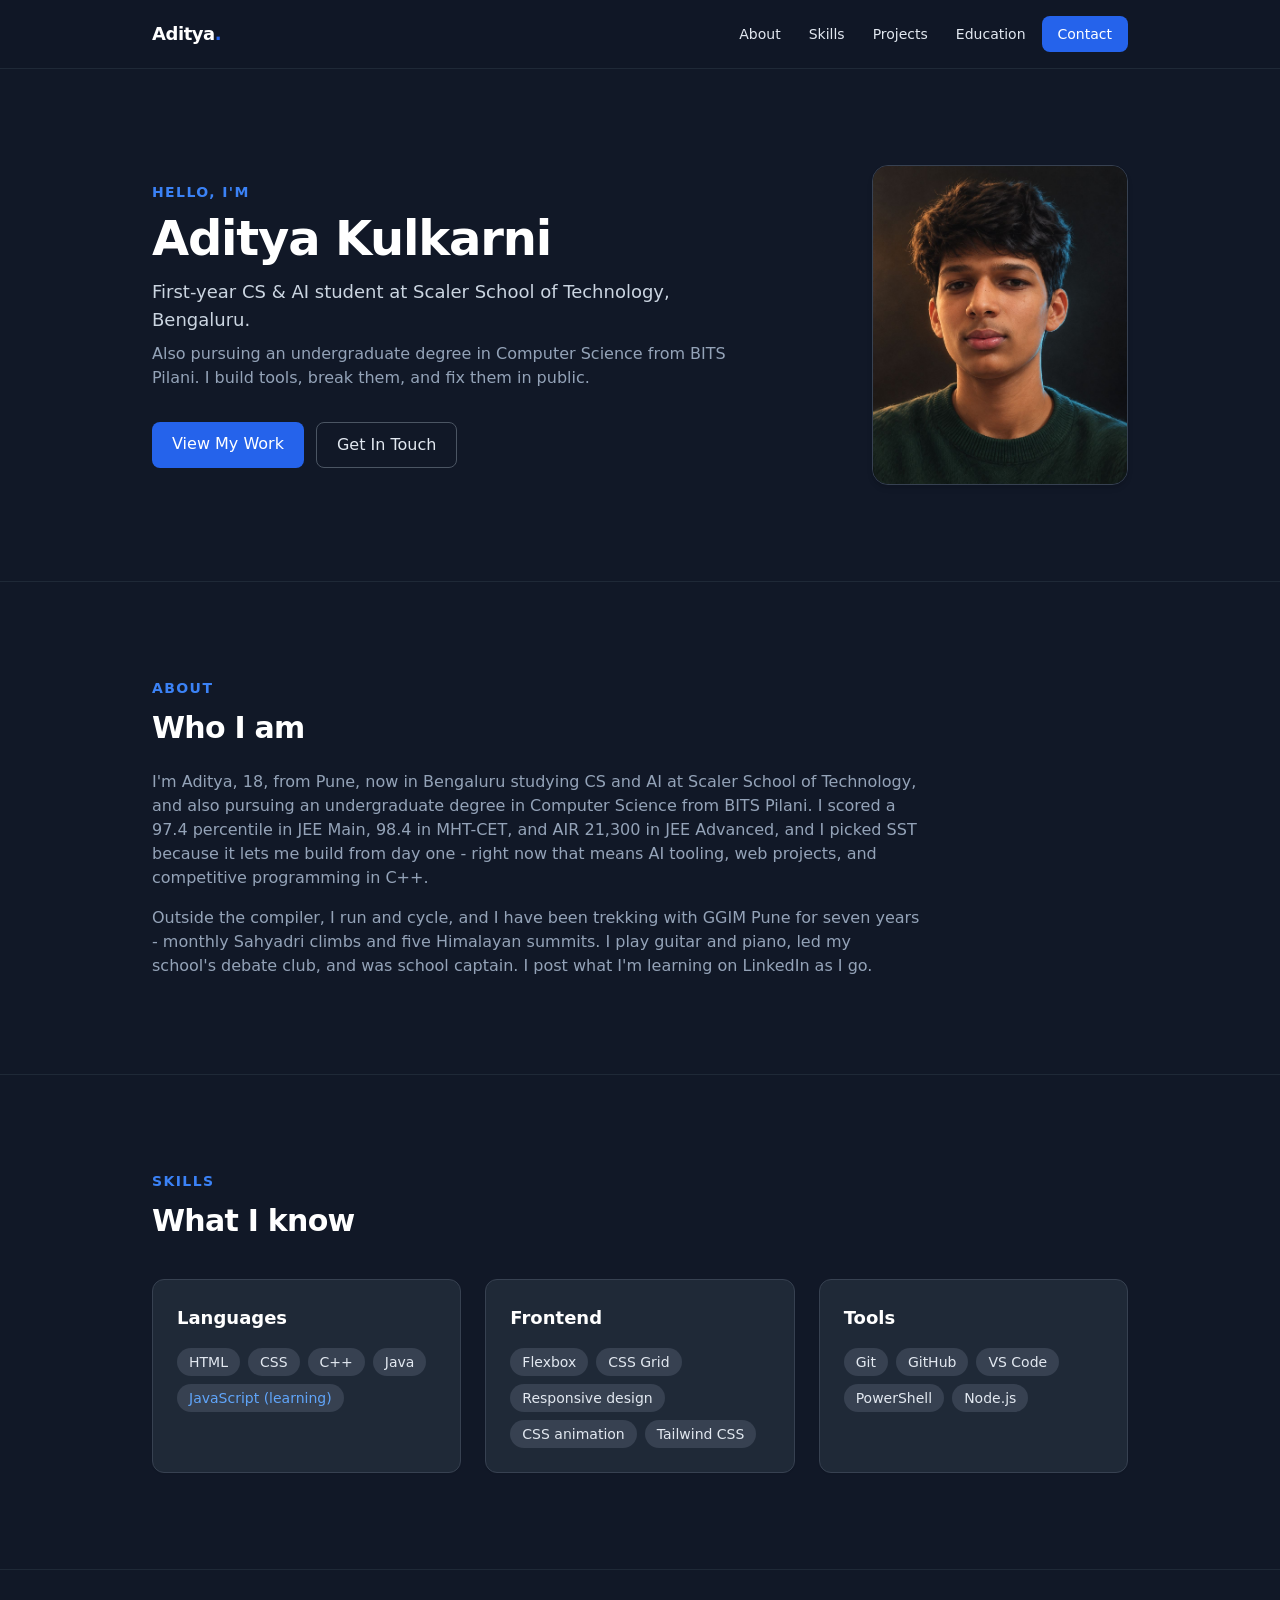
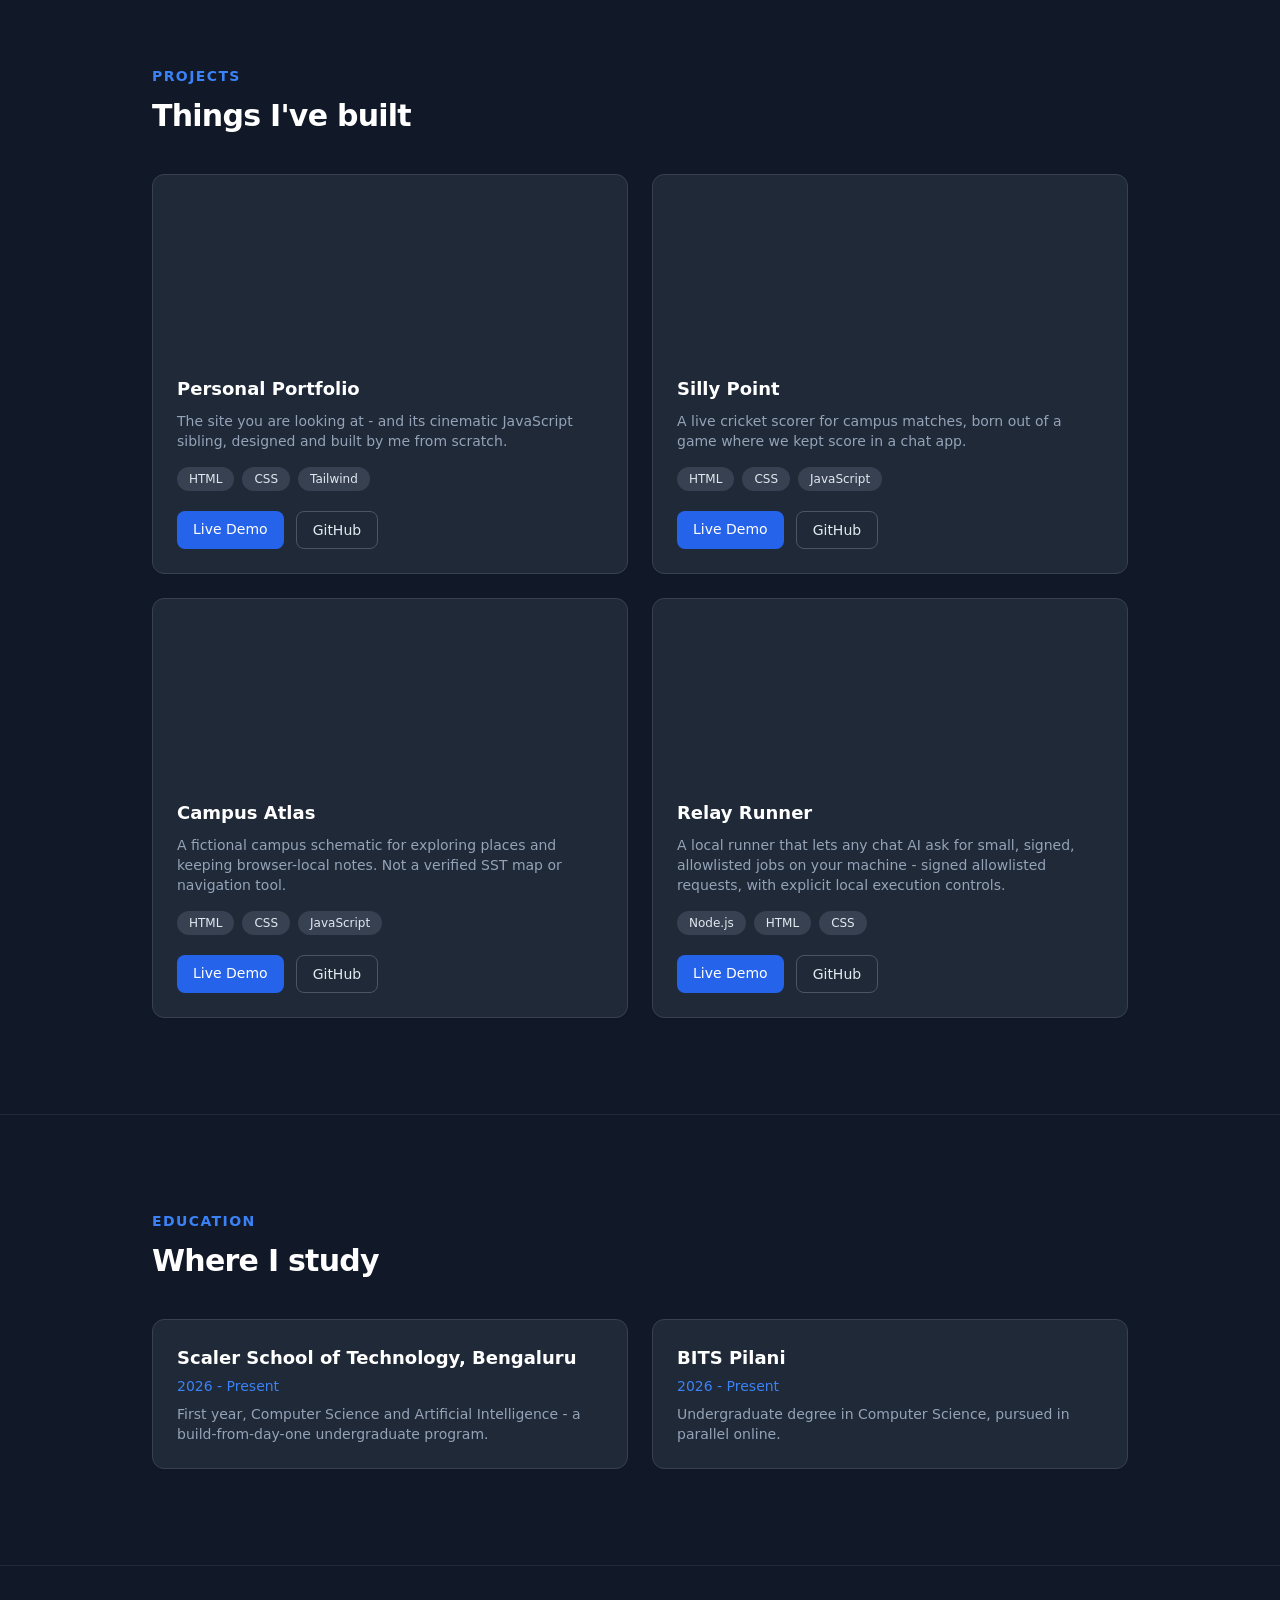
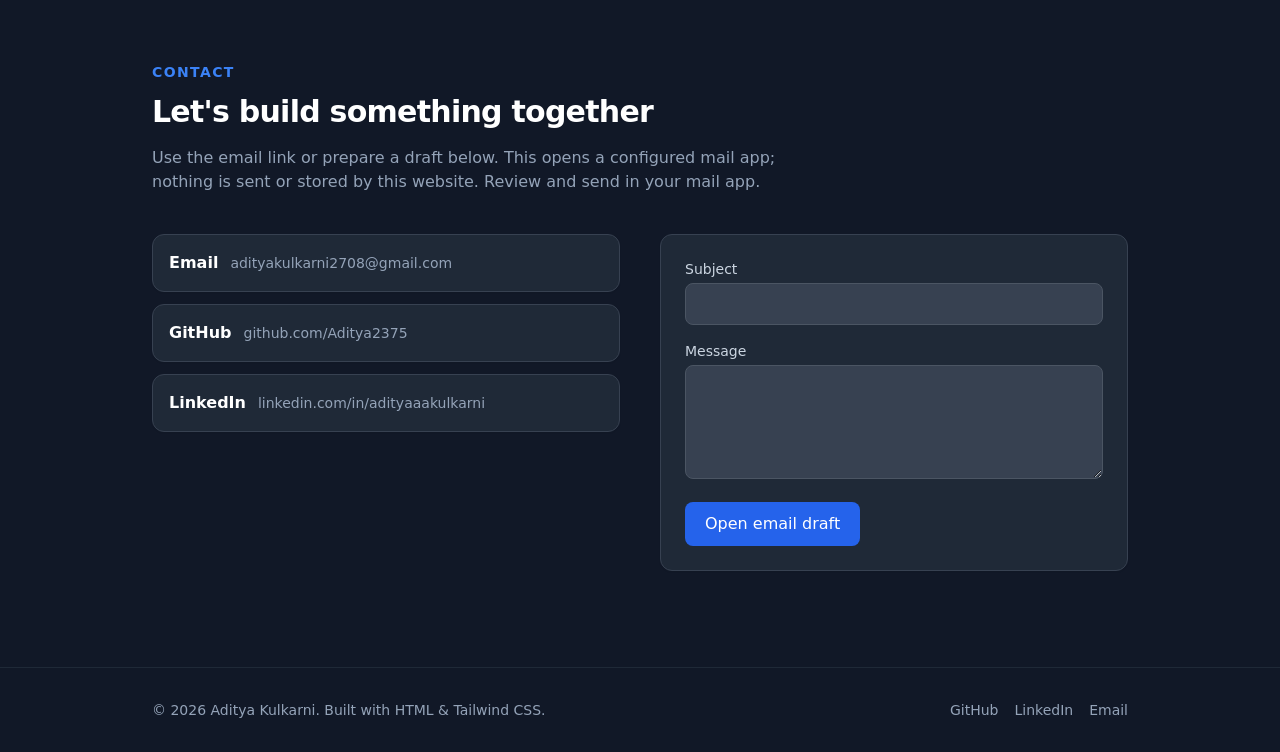
<file: index.html>
<!DOCTYPE html>
<html lang="en" class="scroll-smooth">
<head>
  <meta charset="UTF-8">
  <meta name="viewport" content="width=device-width, initial-scale=1.0">
  <title>Aditya Kulkarni | Portfolio</title>
  <meta name="description" content="Aditya Kulkarni - first-year CS and AI student at Scaler School of Technology, Bengaluru. Projects, skills and contact.">
  <meta name="theme-color" content="#111827"><meta name="referrer" content="no-referrer"><link rel="canonical" href="https://aditya2375.github.io/webdev101-portfolio-submission/">
  <meta property="og:title" content="Aditya Kulkarni / Web Dev 101"><meta property="og:description" content="Projects, study and interests. A static HTML and CSS portfolio."><meta property="og:type" content="website"><meta property="og:url" content="https://aditya2375.github.io/webdev101-portfolio-submission/">
  <meta http-equiv="Content-Security-Policy" content="default-src 'self'; script-src 'none'; style-src 'self'; img-src 'self'; object-src 'none'; base-uri 'none'; form-action mailto:">
  <link rel="icon" href="favicon.svg" type="image/svg+xml">
  <link rel="stylesheet" href="style.css">
</head>
<body class="bg-gray-900 font-sans text-slate-300 antialiased transition-colors">

  <!-- Navigation Bar (Flexbox + sticky positioning) -->
  <header class="sticky top-0 z-50 border-b border-gray-800 bg-gray-900/90 backdrop-blur">
    <nav class="mx-auto flex max-w-5xl flex-col items-center gap-3 px-6 py-4 sm:flex-row sm:justify-between">
      <a href="#top" class="text-lg font-bold tracking-tight text-white">Aditya<span class="text-blue-600">.</span></a>
      <div class="flex flex-wrap items-center justify-center gap-1 text-sm font-medium">
        <a href="#about" class="rounded-lg px-3 py-2 text-slate-200 transition-colors hover:bg-gray-800 hover:text-blue-500">About</a>
        <a href="#skills" class="rounded-lg px-3 py-2 text-slate-200 transition-colors hover:bg-gray-800 hover:text-blue-500">Skills</a>
        <a href="#projects" class="rounded-lg px-3 py-2 text-slate-200 transition-colors hover:bg-gray-800 hover:text-blue-500">Projects</a>
        <a href="#education" class="rounded-lg px-3 py-2 text-slate-200 transition-colors hover:bg-gray-800 hover:text-blue-500">Education</a>
        <a href="#contact" class="rounded-lg bg-blue-600 px-4 py-2 text-white transition-colors hover:bg-blue-700">Contact</a>
      </div>
    </nav>
  </header>

  <a class="skip-link" href="#top">Skip to content</a>
  <main id="top" tabindex="-1">

    <!-- Hero Section -->
    <section class="mx-auto max-w-5xl px-6 py-16 md:py-24">
      <div class="flex flex-col-reverse items-center gap-10 md:flex-row md:justify-between">
        <div class="max-w-xl animate-fade-in-up">
          <p class="mb-3 text-sm font-semibold uppercase tracking-widest text-blue-500">Hello, I'm</p>
          <h1 class="mb-4 text-4xl font-extrabold tracking-tight text-white md:text-5xl">Aditya Kulkarni</h1>
          <p class="mb-2 text-lg font-medium text-slate-300">First-year CS &amp; AI student at Scaler School of Technology, Bengaluru.</p>
          <p class="mb-8 text-slate-400">Also pursuing an undergraduate degree in Computer Science from BITS Pilani. I build tools, break them, and fix them in public.</p>
          <div class="flex flex-wrap gap-3">
            <a href="#projects" class="rounded-lg bg-blue-600 px-5 py-2.5 font-medium text-white transition-colors hover:bg-blue-700">View My Work</a>
            <a href="#contact" class="rounded-lg border border-gray-600 px-5 py-2.5 font-medium text-slate-200 transition-colors hover:border-blue-500 hover:text-blue-500">Get In Touch</a>
          </div>
        </div>
        <img src="assets/frames/orig4x5/frame12.jpg" alt="Portrait of Aditya Kulkarni" class="h-64 w-52 rounded-2xl border border-gray-700 object-cover shadow-md md:h-80 md:w-64">
      </div>
    </section>

    <!-- About Section -->
    <section id="about" class="scroll-mt-20 border-t border-gray-800">
      <div class="mx-auto max-w-5xl px-6 py-16 md:py-24">
        <p class="mb-3 text-sm font-semibold uppercase tracking-widest text-blue-500">About</p>
        <h2 class="mb-6 text-3xl font-bold tracking-tight text-white">Who I am</h2>
        <div class="max-w-3xl space-y-4 text-slate-400">
          <p>I'm Aditya, 18, from Pune, now in Bengaluru studying CS and AI at Scaler School of Technology, and also pursuing an undergraduate degree in Computer Science from BITS Pilani. I scored a 97.4 percentile in JEE Main, 98.4 in MHT-CET, and AIR 21,300 in JEE Advanced, and I picked SST because it lets me build from day one - right now that means AI tooling, web projects, and competitive programming in C++.</p>
          <p>Outside the compiler, I run and cycle, and I have been trekking with GGIM Pune for seven years - monthly Sahyadri climbs and five Himalayan summits. I play guitar and piano, led my school's debate club, and was school captain. I post what I'm learning on LinkedIn as I go.</p>
        </div>
      </div>
    </section>

    <!-- Skills Section (Grid of cards, pills inside) -->
    <section id="skills" class="scroll-mt-20 border-t border-gray-800">
      <div class="mx-auto max-w-5xl px-6 py-16 md:py-24">
        <p class="mb-3 text-sm font-semibold uppercase tracking-widest text-blue-500">Skills</p>
        <h2 class="mb-10 text-3xl font-bold tracking-tight text-white">What I know</h2>
        <div class="grid grid-cols-1 gap-6 md:grid-cols-3">
          <div class="rounded-xl border border-gray-700 bg-gray-800 p-6 shadow-sm transition-transform duration-300 hover:-translate-y-1 hover:shadow-md">
            <h3 class="mb-4 text-lg font-semibold text-white">Languages</h3>
            <div class="flex flex-wrap gap-2">
              <span class="rounded-full bg-gray-700 px-3 py-1 text-sm text-slate-200">HTML</span>
              <span class="rounded-full bg-gray-700 px-3 py-1 text-sm text-slate-200">CSS</span>
              <span class="rounded-full bg-gray-700 px-3 py-1 text-sm text-slate-200">C++</span>
              <span class="rounded-full bg-gray-700 px-3 py-1 text-sm text-slate-200">Java</span>
              <span class="rounded-full bg-gray-700 px-3 py-1 text-sm text-blue-400">JavaScript (learning)</span>
            </div>
          </div>
          <div class="rounded-xl border border-gray-700 bg-gray-800 p-6 shadow-sm transition-transform duration-300 hover:-translate-y-1 hover:shadow-md">
            <h3 class="mb-4 text-lg font-semibold text-white">Frontend</h3>
            <div class="flex flex-wrap gap-2">
              <span class="rounded-full bg-gray-700 px-3 py-1 text-sm text-slate-200">Flexbox</span>
              <span class="rounded-full bg-gray-700 px-3 py-1 text-sm text-slate-200">CSS Grid</span>
              <span class="rounded-full bg-gray-700 px-3 py-1 text-sm text-slate-200">Responsive design</span>
              <span class="rounded-full bg-gray-700 px-3 py-1 text-sm text-slate-200">CSS animation</span>
              <span class="rounded-full bg-gray-700 px-3 py-1 text-sm text-slate-200">Tailwind CSS</span>
            </div>
          </div>
          <div class="rounded-xl border border-gray-700 bg-gray-800 p-6 shadow-sm transition-transform duration-300 hover:-translate-y-1 hover:shadow-md">
            <h3 class="mb-4 text-lg font-semibold text-white">Tools</h3>
            <div class="flex flex-wrap gap-2">
              <span class="rounded-full bg-gray-700 px-3 py-1 text-sm text-slate-200">Git</span>
              <span class="rounded-full bg-gray-700 px-3 py-1 text-sm text-slate-200">GitHub</span>
              <span class="rounded-full bg-gray-700 px-3 py-1 text-sm text-slate-200">VS Code</span>
              <span class="rounded-full bg-gray-700 px-3 py-1 text-sm text-slate-200">PowerShell</span>
              <span class="rounded-full bg-gray-700 px-3 py-1 text-sm text-slate-200">Node.js</span>
            </div>
          </div>
        </div>
      </div>
    </section>

    <!-- Projects Section (Grid gallery) -->
    <section id="projects" class="scroll-mt-20 border-t border-gray-800">
      <div class="mx-auto max-w-5xl px-6 py-16 md:py-24">
        <p class="mb-3 text-sm font-semibold uppercase tracking-widest text-blue-500">Projects</p>
        <h2 class="mb-10 text-3xl font-bold tracking-tight text-white">Things I've built</h2>
        <div class="grid grid-cols-1 gap-6 md:grid-cols-2 lg:grid-cols-2">

          <article class="overflow-hidden rounded-xl border border-gray-700 bg-gray-800 shadow-sm transition-transform duration-300 hover:-translate-y-1 hover:shadow-md">
            <img loading="lazy" decoding="async" src="assets/bg/projects-portfolio.jpg" alt="Screenshot of my portfolio website" class="h-44 w-full object-cover">
            <div class="p-6">
              <h3 class="mb-2 text-lg font-semibold text-white">Personal Portfolio</h3>
              <p class="mb-4 text-sm text-slate-400">The site you are looking at - and its cinematic JavaScript sibling, designed and built by me from scratch.</p>
              <div class="mb-5 flex flex-wrap gap-2">
                <span class="rounded-full bg-gray-700 px-3 py-1 text-xs text-slate-200">HTML</span>
                <span class="rounded-full bg-gray-700 px-3 py-1 text-xs text-slate-200">CSS</span>
                <span class="rounded-full bg-gray-700 px-3 py-1 text-xs text-slate-200">Tailwind</span>
              </div>
              <div class="flex gap-3">
                <a href="https://adityakulkarni-eta.vercel.app" target="_blank" rel="noopener noreferrer" class="rounded-lg bg-blue-600 px-4 py-2 text-sm font-medium text-white transition-colors hover:bg-blue-700">Live Demo</a>
                <a href="https://github.com/Aditya2375/portfolio" target="_blank" rel="noopener noreferrer" class="rounded-lg border border-gray-600 px-4 py-2 text-sm font-medium text-slate-200 transition-colors hover:border-blue-500 hover:text-blue-500">GitHub</a>
              </div>
            </div>
          </article>

          <article class="overflow-hidden rounded-xl border border-gray-700 bg-gray-800 shadow-sm transition-transform duration-300 hover:-translate-y-1 hover:shadow-md">
            <img loading="lazy" decoding="async" src="assets/bg/projects-silly-point.jpg" alt="Screenshot of Silly Point cricket scorer" class="h-44 w-full object-cover">
            <div class="p-6">
              <h3 class="mb-2 text-lg font-semibold text-white">Silly Point</h3>
              <p class="mb-4 text-sm text-slate-400">A live cricket scorer for campus matches, born out of a game where we kept score in a chat app.</p>
              <div class="mb-5 flex flex-wrap gap-2">
                <span class="rounded-full bg-gray-700 px-3 py-1 text-xs text-slate-200">HTML</span>
                <span class="rounded-full bg-gray-700 px-3 py-1 text-xs text-slate-200">CSS</span>
                <span class="rounded-full bg-gray-700 px-3 py-1 text-xs text-slate-200">JavaScript</span>
              </div>
              <div class="flex gap-3">
                <a href="https://aditya2375.github.io/silly-point/" target="_blank" rel="noopener noreferrer" class="rounded-lg bg-blue-600 px-4 py-2 text-sm font-medium text-white transition-colors hover:bg-blue-700">Live Demo</a>
                <a href="https://github.com/Aditya2375/silly-point" target="_blank" rel="noopener noreferrer" class="rounded-lg border border-gray-600 px-4 py-2 text-sm font-medium text-slate-200 transition-colors hover:border-blue-500 hover:text-blue-500">GitHub</a>
              </div>
            </div>
          </article>

          <article class="overflow-hidden rounded-xl border border-gray-700 bg-gray-800 shadow-sm transition-transform duration-300 hover:-translate-y-1 hover:shadow-md">
            <img loading="lazy" decoding="async" src="assets/bg/projects-campus-atlas.jpg" alt="Screenshot of Campus Atlas" class="h-44 w-full object-cover">
            <div class="p-6">
              <h3 class="mb-2 text-lg font-semibold text-white">Campus Atlas</h3>
              <p class="mb-4 text-sm text-slate-400">A fictional campus schematic for exploring places and keeping browser-local notes. Not a verified SST map or navigation tool.</p>
              <div class="mb-5 flex flex-wrap gap-2">
                <span class="rounded-full bg-gray-700 px-3 py-1 text-xs text-slate-200">HTML</span>
                <span class="rounded-full bg-gray-700 px-3 py-1 text-xs text-slate-200">CSS</span>
                <span class="rounded-full bg-gray-700 px-3 py-1 text-xs text-slate-200">JavaScript</span>
              </div>
              <div class="flex gap-3">
                <a href="https://aditya2375.github.io/campus-atlas/" target="_blank" rel="noopener noreferrer" class="rounded-lg bg-blue-600 px-4 py-2 text-sm font-medium text-white transition-colors hover:bg-blue-700">Live Demo</a>
                <a href="https://github.com/Aditya2375/campus-atlas" target="_blank" rel="noopener noreferrer" class="rounded-lg border border-gray-600 px-4 py-2 text-sm font-medium text-slate-200 transition-colors hover:border-blue-500 hover:text-blue-500">GitHub</a>
              </div>
            </div>
          </article>

          <article class="overflow-hidden rounded-xl border border-gray-700 bg-gray-800 shadow-sm transition-transform duration-300 hover:-translate-y-1 hover:shadow-md">
            <img loading="lazy" decoding="async" src="assets/bg/projects-relay-runner.jpg" alt="Screenshot of Relay Runner" class="h-44 w-full object-cover">
            <div class="p-6">
              <h3 class="mb-2 text-lg font-semibold text-white">Relay Runner</h3>
              <p class="mb-4 text-sm text-slate-400">A local runner that lets any chat AI ask for small, signed, allowlisted jobs on your machine - signed allowlisted requests, with explicit local execution controls.</p>
              <div class="mb-5 flex flex-wrap gap-2">
                <span class="rounded-full bg-gray-700 px-3 py-1 text-xs text-slate-200">Node.js</span>
                <span class="rounded-full bg-gray-700 px-3 py-1 text-xs text-slate-200">HTML</span>
                <span class="rounded-full bg-gray-700 px-3 py-1 text-xs text-slate-200">CSS</span>
              </div>
              <div class="flex gap-3">
                <a href="https://aditya2375.github.io/relay-runner/" target="_blank" rel="noopener noreferrer" class="rounded-lg bg-blue-600 px-4 py-2 text-sm font-medium text-white transition-colors hover:bg-blue-700">Live Demo</a>
                <a href="https://github.com/Aditya2375/relay-runner" target="_blank" rel="noopener noreferrer" class="rounded-lg border border-gray-600 px-4 py-2 text-sm font-medium text-slate-200 transition-colors hover:border-blue-500 hover:text-blue-500">GitHub</a>
              </div>
            </div>
          </article>

        </div>
      </div>
    </section>

    <!-- Education Section -->
    <section id="education" class="scroll-mt-20 border-t border-gray-800">
      <div class="mx-auto max-w-5xl px-6 py-16 md:py-24">
        <p class="mb-3 text-sm font-semibold uppercase tracking-widest text-blue-500">Education</p>
        <h2 class="mb-10 text-3xl font-bold tracking-tight text-white">Where I study</h2>
        <div class="grid grid-cols-1 gap-6 md:grid-cols-2">
          <div class="rounded-xl border border-gray-700 bg-gray-800 p-6 shadow-sm transition-transform duration-300 hover:-translate-y-1 hover:shadow-md">
            <h3 class="mb-1 text-lg font-semibold text-white">Scaler School of Technology, Bengaluru</h3>
            <p class="mb-2 text-sm font-medium text-blue-500">2026 - Present</p>
            <p class="text-sm text-slate-400">First year, Computer Science and Artificial Intelligence - a build-from-day-one undergraduate program.</p>
          </div>
          <div class="rounded-xl border border-gray-700 bg-gray-800 p-6 shadow-sm transition-transform duration-300 hover:-translate-y-1 hover:shadow-md">
            <h3 class="mb-1 text-lg font-semibold text-white">BITS Pilani</h3>
            <p class="mb-2 text-sm font-medium text-blue-500">2026 - Present</p>
            <p class="text-sm text-slate-400">Undergraduate degree in Computer Science, pursued in parallel online.</p>
          </div>
        </div>
      </div>
    </section>

    <!-- Contact Section -->
    <section id="contact" class="scroll-mt-20 border-t border-gray-800">
      <div class="mx-auto max-w-5xl px-6 py-16 md:py-24">
        <p class="mb-3 text-sm font-semibold uppercase tracking-widest text-blue-500">Contact</p>
        <h2 class="mb-4 text-3xl font-bold tracking-tight text-white">Let's build something together</h2>
        <p class="mb-10 max-w-2xl text-slate-400">Use the email link or prepare a draft below. This opens a configured mail app; nothing is sent or stored by this website. Review and send in your mail app.</p>
        <div class="grid grid-cols-1 gap-10 md:grid-cols-2">
          <div class="space-y-3">
            <a href="mailto:adityakulkarni2708@gmail.com" class="flex items-center gap-3 rounded-xl border border-gray-700 bg-gray-800 p-4 shadow-sm transition-transform duration-300 hover:-translate-y-1 hover:shadow-md">
              <span class="font-semibold text-white">Email</span>
              <span class="text-sm text-slate-400">adityakulkarni2708@gmail.com</span>
            </a>
            <a href="https://github.com/Aditya2375" target="_blank" rel="noopener noreferrer" class="flex items-center gap-3 rounded-xl border border-gray-700 bg-gray-800 p-4 shadow-sm transition-transform duration-300 hover:-translate-y-1 hover:shadow-md">
              <span class="font-semibold text-white">GitHub</span>
              <span class="text-sm text-slate-400">github.com/Aditya2375</span>
            </a>
            <a href="https://www.linkedin.com/in/adityaaakulkarni" target="_blank" rel="noopener noreferrer" class="flex items-center gap-3 rounded-xl border border-gray-700 bg-gray-800 p-4 shadow-sm transition-transform duration-300 hover:-translate-y-1 hover:shadow-md">
              <span class="font-semibold text-white">LinkedIn</span>
              <span class="text-sm text-slate-400">linkedin.com/in/adityaaakulkarni</span>
            </a>
          </div>
          <form action="mailto:adityakulkarni2708@gmail.com" method="get" class="rounded-xl border border-gray-700 bg-gray-800 p-6 shadow-sm">
            <label for="name" class="mb-1 block text-sm font-medium text-slate-300">Subject</label>
            <input id="name" name="subject" type="text" maxlength="160" required class="mb-4 w-full rounded-lg border border-gray-600 bg-gray-700 px-3 py-2 text-white transition-colors focus:border-blue-500 focus:outline-none">
            <label for="message" class="mb-1 block text-sm font-medium text-slate-300">Message</label>
            <textarea id="message" name="body" rows="4" maxlength="2000" required class="mb-4 w-full rounded-lg border border-gray-600 bg-gray-700 px-3 py-2 text-white transition-colors focus:border-blue-500 focus:outline-none"></textarea>
            <button type="submit" class="rounded-lg bg-blue-600 px-5 py-2.5 font-medium text-white transition-colors hover:bg-blue-700">Open email draft</button>
          </form>
        </div>
      </div>
    </section>

  </main>

  <!-- Footer -->
  <footer class="border-t border-gray-800">
    <div class="mx-auto flex max-w-5xl flex-wrap items-center justify-between gap-2 px-6 py-8 text-sm text-slate-400">
      <p>&copy; 2026 Aditya Kulkarni. Built with HTML &amp; Tailwind CSS.</p>
      <div class="flex gap-4">
        <a href="https://github.com/Aditya2375" target="_blank" rel="noopener noreferrer" class="transition-colors hover:text-blue-500">GitHub</a>
        <a href="https://www.linkedin.com/in/adityaaakulkarni" target="_blank" rel="noopener noreferrer" class="transition-colors hover:text-blue-500">LinkedIn</a>
        <a href="mailto:adityakulkarni2708@gmail.com" class="transition-colors hover:text-blue-500">Email</a>
      </div>
    </div>
  </footer>

</body>
</html>
</file>
<file: style.css>
*,:after,:before{--tw-border-spacing-x:0;--tw-border-spacing-y:0;--tw-translate-x:0;--tw-translate-y:0;--tw-rotate:0;--tw-skew-x:0;--tw-skew-y:0;--tw-scale-x:1;--tw-scale-y:1;--tw-pan-x: ;--tw-pan-y: ;--tw-pinch-zoom: ;--tw-scroll-snap-strictness:proximity;--tw-gradient-from-position: ;--tw-gradient-via-position: ;--tw-gradient-to-position: ;--tw-ordinal: ;--tw-slashed-zero: ;--tw-numeric-figure: ;--tw-numeric-spacing: ;--tw-numeric-fraction: ;--tw-ring-inset: ;--tw-ring-offset-width:0px;--tw-ring-offset-color:#fff;--tw-ring-color:rgba(59,130,246,.5);--tw-ring-offset-shadow:0 0 #0000;--tw-ring-shadow:0 0 #0000;--tw-shadow:0 0 #0000;--tw-shadow-colored:0 0 #0000;--tw-blur: ;--tw-brightness: ;--tw-contrast: ;--tw-grayscale: ;--tw-hue-rotate: ;--tw-invert: ;--tw-saturate: ;--tw-sepia: ;--tw-drop-shadow: ;--tw-backdrop-blur: ;--tw-backdrop-brightness: ;--tw-backdrop-contrast: ;--tw-backdrop-grayscale: ;--tw-backdrop-hue-rotate: ;--tw-backdrop-invert: ;--tw-backdrop-opacity: ;--tw-backdrop-saturate: ;--tw-backdrop-sepia: ;--tw-contain-size: ;--tw-contain-layout: ;--tw-contain-paint: ;--tw-contain-style: }::backdrop{--tw-border-spacing-x:0;--tw-border-spacing-y:0;--tw-translate-x:0;--tw-translate-y:0;--tw-rotate:0;--tw-skew-x:0;--tw-skew-y:0;--tw-scale-x:1;--tw-scale-y:1;--tw-pan-x: ;--tw-pan-y: ;--tw-pinch-zoom: ;--tw-scroll-snap-strictness:proximity;--tw-gradient-from-position: ;--tw-gradient-via-position: ;--tw-gradient-to-position: ;--tw-ordinal: ;--tw-slashed-zero: ;--tw-numeric-figure: ;--tw-numeric-spacing: ;--tw-numeric-fraction: ;--tw-ring-inset: ;--tw-ring-offset-width:0px;--tw-ring-offset-color:#fff;--tw-ring-color:rgba(59,130,246,.5);--tw-ring-offset-shadow:0 0 #0000;--tw-ring-shadow:0 0 #0000;--tw-shadow:0 0 #0000;--tw-shadow-colored:0 0 #0000;--tw-blur: ;--tw-brightness: ;--tw-contrast: ;--tw-grayscale: ;--tw-hue-rotate: ;--tw-invert: ;--tw-saturate: ;--tw-sepia: ;--tw-drop-shadow: ;--tw-backdrop-blur: ;--tw-backdrop-brightness: ;--tw-backdrop-contrast: ;--tw-backdrop-grayscale: ;--tw-backdrop-hue-rotate: ;--tw-backdrop-invert: ;--tw-backdrop-opacity: ;--tw-backdrop-saturate: ;--tw-backdrop-sepia: ;--tw-contain-size: ;--tw-contain-layout: ;--tw-contain-paint: ;--tw-contain-style: }/*! tailwindcss v3.4.16 | MIT License | https://tailwindcss.com*/*,:after,:before{box-sizing:border-box;border:0 solid #e5e7eb}:after,:before{--tw-content:""}:host,html{line-height:1.5;-webkit-text-size-adjust:100%;-moz-tab-size:4;-o-tab-size:4;tab-size:4;font-family:ui-sans-serif,system-ui,sans-serif,Apple Color Emoji,Segoe UI Emoji,Segoe UI Symbol,Noto Color Emoji;font-feature-settings:normal;font-variation-settings:normal;-webkit-tap-highlight-color:transparent}body{margin:0;line-height:inherit}hr{height:0;color:inherit;border-top-width:1px}abbr:where([title]){-webkit-text-decoration:underline dotted;text-decoration:underline dotted}h1,h2,h3,h4,h5,h6{font-size:inherit;font-weight:inherit}a{color:inherit;text-decoration:inherit}b,strong{font-weight:bolder}code,kbd,pre,samp{font-family:ui-monospace,SFMono-Regular,Menlo,Monaco,Consolas,Liberation Mono,Courier New,monospace;font-feature-settings:normal;font-variation-settings:normal;font-size:1em}small{font-size:80%}sub,sup{font-size:75%;line-height:0;position:relative;vertical-align:baseline}sub{bottom:-.25em}sup{top:-.5em}table{text-indent:0;border-color:inherit;border-collapse:collapse}button,input,optgroup,select,textarea{font-family:inherit;font-feature-settings:inherit;font-variation-settings:inherit;font-size:100%;font-weight:inherit;line-height:inherit;letter-spacing:inherit;color:inherit;margin:0;padding:0}button,select{text-transform:none}button,input:where([type=button]),input:where([type=reset]),input:where([type=submit]){-webkit-appearance:button;background-color:transparent;background-image:none}:-moz-focusring{outline:auto}:-moz-ui-invalid{box-shadow:none}progress{vertical-align:baseline}::-webkit-inner-spin-button,::-webkit-outer-spin-button{height:auto}[type=search]{-webkit-appearance:textfield;outline-offset:-2px}::-webkit-search-decoration{-webkit-appearance:none}::-webkit-file-upload-button{-webkit-appearance:button;font:inherit}summary{display:list-item}blockquote,dd,dl,figure,h1,h2,h3,h4,h5,h6,hr,p,pre{margin:0}fieldset{margin:0}fieldset,legend{padding:0}menu,ol,ul{list-style:none;margin:0;padding:0}dialog{padding:0}textarea{resize:vertical}input::-moz-placeholder,textarea::-moz-placeholder{opacity:1;color:#9ca3af}input::placeholder,textarea::placeholder{opacity:1;color:#9ca3af}[role=button],button{cursor:pointer}:disabled{cursor:default}audio,canvas,embed,iframe,img,object,svg,video{display:block;vertical-align:middle}img,video{max-width:100%;height:auto}[hidden]:where(:not([hidden=until-found])){display:none}.sticky{position:sticky}.top-0{top:0}.z-50{z-index:50}.mx-auto{margin-left:auto;margin-right:auto}.mb-1{margin-bottom:.25rem}.mb-10{margin-bottom:2.5rem}.mb-2{margin-bottom:.5rem}.mb-3{margin-bottom:.75rem}.mb-4{margin-bottom:1rem}.mb-5{margin-bottom:1.25rem}.mb-6{margin-bottom:1.5rem}.mb-8{margin-bottom:2rem}.block{display:block}.flex{display:flex}.grid{display:grid}.h-44{height:11rem}.h-64{height:16rem}.w-52{width:13rem}.w-full{width:100%}.max-w-2xl{max-width:42rem}.max-w-3xl{max-width:48rem}.max-w-5xl{max-width:64rem}.max-w-xl{max-width:36rem}@keyframes fade-in-up{0%{opacity:0;transform:translateY(16px)}to{opacity:1;transform:translateY(0)}}.animate-fade-in-up{animation:fade-in-up .8s ease-out both}.scroll-mt-20{scroll-margin-top:5rem}.grid-cols-1{grid-template-columns:repeat(1,minmax(0,1fr))}.flex-col{flex-direction:column}.flex-col-reverse{flex-direction:column-reverse}.flex-wrap{flex-wrap:wrap}.items-center{align-items:center}.justify-center{justify-content:center}.justify-between{justify-content:space-between}.gap-1{gap:.25rem}.gap-10{gap:2.5rem}.gap-2{gap:.5rem}.gap-3{gap:.75rem}.gap-4{gap:1rem}.gap-6{gap:1.5rem}.space-y-3>:not([hidden])~:not([hidden]){--tw-space-y-reverse:0;margin-top:calc(.75rem*(1 - var(--tw-space-y-reverse)));margin-bottom:calc(.75rem*var(--tw-space-y-reverse))}.space-y-4>:not([hidden])~:not([hidden]){--tw-space-y-reverse:0;margin-top:calc(1rem*(1 - var(--tw-space-y-reverse)));margin-bottom:calc(1rem*var(--tw-space-y-reverse))}.overflow-hidden{overflow:hidden}.scroll-smooth{scroll-behavior:smooth}.rounded-2xl{border-radius:1rem}.rounded-full{border-radius:9999px}.rounded-lg{border-radius:.5rem}.rounded-xl{border-radius:.75rem}.border{border-width:1px}.border-b{border-bottom-width:1px}.border-t{border-top-width:1px}.border-gray-600{--tw-border-opacity:1;border-color:rgb(75 85 99/var(--tw-border-opacity,1))}.border-gray-700{--tw-border-opacity:1;border-color:rgb(55 65 81/var(--tw-border-opacity,1))}.border-gray-800{--tw-border-opacity:1;border-color:rgb(31 41 55/var(--tw-border-opacity,1))}.bg-blue-600{--tw-bg-opacity:1;background-color:rgb(37 99 235/var(--tw-bg-opacity,1))}.bg-gray-700{--tw-bg-opacity:1;background-color:rgb(55 65 81/var(--tw-bg-opacity,1))}.bg-gray-800{--tw-bg-opacity:1;background-color:rgb(31 41 55/var(--tw-bg-opacity,1))}.bg-gray-900{--tw-bg-opacity:1;background-color:rgb(17 24 39/var(--tw-bg-opacity,1))}.bg-gray-900\/90{background-color:rgba(17,24,39,.9)}.object-cover{-o-object-fit:cover;object-fit:cover}.p-4{padding:1rem}.p-6{padding:1.5rem}.px-3{padding-left:.75rem;padding-right:.75rem}.px-4{padding-left:1rem;padding-right:1rem}.px-5{padding-left:1.25rem;padding-right:1.25rem}.px-6{padding-left:1.5rem;padding-right:1.5rem}.py-1{padding-top:.25rem;padding-bottom:.25rem}.py-16{padding-top:4rem;padding-bottom:4rem}.py-2{padding-top:.5rem;padding-bottom:.5rem}.py-2\.5{padding-top:.625rem;padding-bottom:.625rem}.py-4{padding-top:1rem;padding-bottom:1rem}.py-8{padding-top:2rem;padding-bottom:2rem}.font-sans{font-family:ui-sans-serif,system-ui,sans-serif,Apple Color Emoji,Segoe UI Emoji,Segoe UI Symbol,Noto Color Emoji}.text-3xl{font-size:1.875rem;line-height:2.25rem}.text-4xl{font-size:2.25rem;line-height:2.5rem}.text-lg{font-size:1.125rem;line-height:1.75rem}.text-sm{font-size:.875rem;line-height:1.25rem}.text-xs{font-size:.75rem;line-height:1rem}.font-bold{font-weight:700}.font-extrabold{font-weight:800}.font-medium{font-weight:500}.font-semibold{font-weight:600}.uppercase{text-transform:uppercase}.tracking-tight{letter-spacing:-.025em}.tracking-widest{letter-spacing:.1em}.text-blue-400{--tw-text-opacity:1;color:rgb(96 165 250/var(--tw-text-opacity,1))}.text-blue-500{--tw-text-opacity:1;color:rgb(59 130 246/var(--tw-text-opacity,1))}.text-blue-600{--tw-text-opacity:1;color:rgb(37 99 235/var(--tw-text-opacity,1))}.text-slate-200{--tw-text-opacity:1;color:rgb(226 232 240/var(--tw-text-opacity,1))}.text-slate-300{--tw-text-opacity:1;color:rgb(203 213 225/var(--tw-text-opacity,1))}.text-slate-400{--tw-text-opacity:1;color:rgb(148 163 184/var(--tw-text-opacity,1))}.text-white{--tw-text-opacity:1;color:rgb(255 255 255/var(--tw-text-opacity,1))}.antialiased{-webkit-font-smoothing:antialiased;-moz-osx-font-smoothing:grayscale}.shadow-md{--tw-shadow:0 4px 6px -1px rgba(0,0,0,.1),0 2px 4px -2px rgba(0,0,0,.1);--tw-shadow-colored:0 4px 6px -1px var(--tw-shadow-color),0 2px 4px -2px var(--tw-shadow-color)}.shadow-md,.shadow-sm{box-shadow:var(--tw-ring-offset-shadow,0 0 #0000),var(--tw-ring-shadow,0 0 #0000),var(--tw-shadow)}.shadow-sm{--tw-shadow:0 1px 2px 0 rgba(0,0,0,.05);--tw-shadow-colored:0 1px 2px 0 var(--tw-shadow-color)}.backdrop-blur{--tw-backdrop-blur:blur(8px);-webkit-backdrop-filter:var(--tw-backdrop-blur) var(--tw-backdrop-brightness) var(--tw-backdrop-contrast) var(--tw-backdrop-grayscale) var(--tw-backdrop-hue-rotate) var(--tw-backdrop-invert) var(--tw-backdrop-opacity) var(--tw-backdrop-saturate) var(--tw-backdrop-sepia);backdrop-filter:var(--tw-backdrop-blur) var(--tw-backdrop-brightness) var(--tw-backdrop-contrast) var(--tw-backdrop-grayscale) var(--tw-backdrop-hue-rotate) var(--tw-backdrop-invert) var(--tw-backdrop-opacity) var(--tw-backdrop-saturate) var(--tw-backdrop-sepia)}.transition-colors{transition-property:color,background-color,border-color,text-decoration-color,fill,stroke;transition-timing-function:cubic-bezier(.4,0,.2,1);transition-duration:.15s}.transition-transform{transition-property:transform;transition-timing-function:cubic-bezier(.4,0,.2,1);transition-duration:.15s}.duration-300{transition-duration:.3s}.hover\:-translate-y-1:hover{--tw-translate-y:-0.25rem;transform:translate(var(--tw-translate-x),var(--tw-translate-y)) rotate(var(--tw-rotate)) skewX(var(--tw-skew-x)) skewY(var(--tw-skew-y)) scaleX(var(--tw-scale-x)) scaleY(var(--tw-scale-y))}.hover\:border-blue-500:hover{--tw-border-opacity:1;border-color:rgb(59 130 246/var(--tw-border-opacity,1))}.hover\:bg-blue-700:hover{--tw-bg-opacity:1;background-color:rgb(29 78 216/var(--tw-bg-opacity,1))}.hover\:bg-gray-800:hover{--tw-bg-opacity:1;background-color:rgb(31 41 55/var(--tw-bg-opacity,1))}.hover\:text-blue-500:hover{--tw-text-opacity:1;color:rgb(59 130 246/var(--tw-text-opacity,1))}.hover\:shadow-md:hover{--tw-shadow:0 4px 6px -1px rgba(0,0,0,.1),0 2px 4px -2px rgba(0,0,0,.1);--tw-shadow-colored:0 4px 6px -1px var(--tw-shadow-color),0 2px 4px -2px var(--tw-shadow-color);box-shadow:var(--tw-ring-offset-shadow,0 0 #0000),var(--tw-ring-shadow,0 0 #0000),var(--tw-shadow)}.focus\:border-blue-500:focus{--tw-border-opacity:1;border-color:rgb(59 130 246/var(--tw-border-opacity,1))}.focus\:outline-none:focus{outline:2px solid transparent;outline-offset:2px}@media (min-width:640px){.sm\:flex-row{flex-direction:row}.sm\:justify-between{justify-content:space-between}}@media (min-width:768px){.md\:h-80{height:20rem}.md\:w-64{width:16rem}.md\:grid-cols-2{grid-template-columns:repeat(2,minmax(0,1fr))}.md\:grid-cols-3{grid-template-columns:repeat(3,minmax(0,1fr))}.md\:flex-row{flex-direction:row}.md\:justify-between{justify-content:space-between}.md\:py-24{padding-top:6rem;padding-bottom:6rem}.md\:text-5xl{font-size:3rem;line-height:1}}@media (min-width:1024px){.lg\:grid-cols-2{grid-template-columns:repeat(2,minmax(0,1fr))}}

/* Keyboard, small-screen and motion preferences. */
.skip-link{position:fixed;left:1rem;top:-5rem;z-index:100;padding:.75rem;background:#fff;color:#111827}.skip-link:focus{top:1rem}
:focus-visible{outline:3px solid #93c5fd!important;outline-offset:4px}a,button{touch-action:manipulation}#contact a{min-width:0;flex-wrap:wrap;overflow-wrap:anywhere}.scroll-mt-20{scroll-margin-top:8rem}
@media(prefers-reduced-motion:reduce){*,*::before,*::after{animation:none!important;transition:none!important;scroll-behavior:auto!important}}

/* Keep hero content readable from the first frame. */
.animate-fade-in-up{animation:none;opacity:1;transform:none}
</file>
